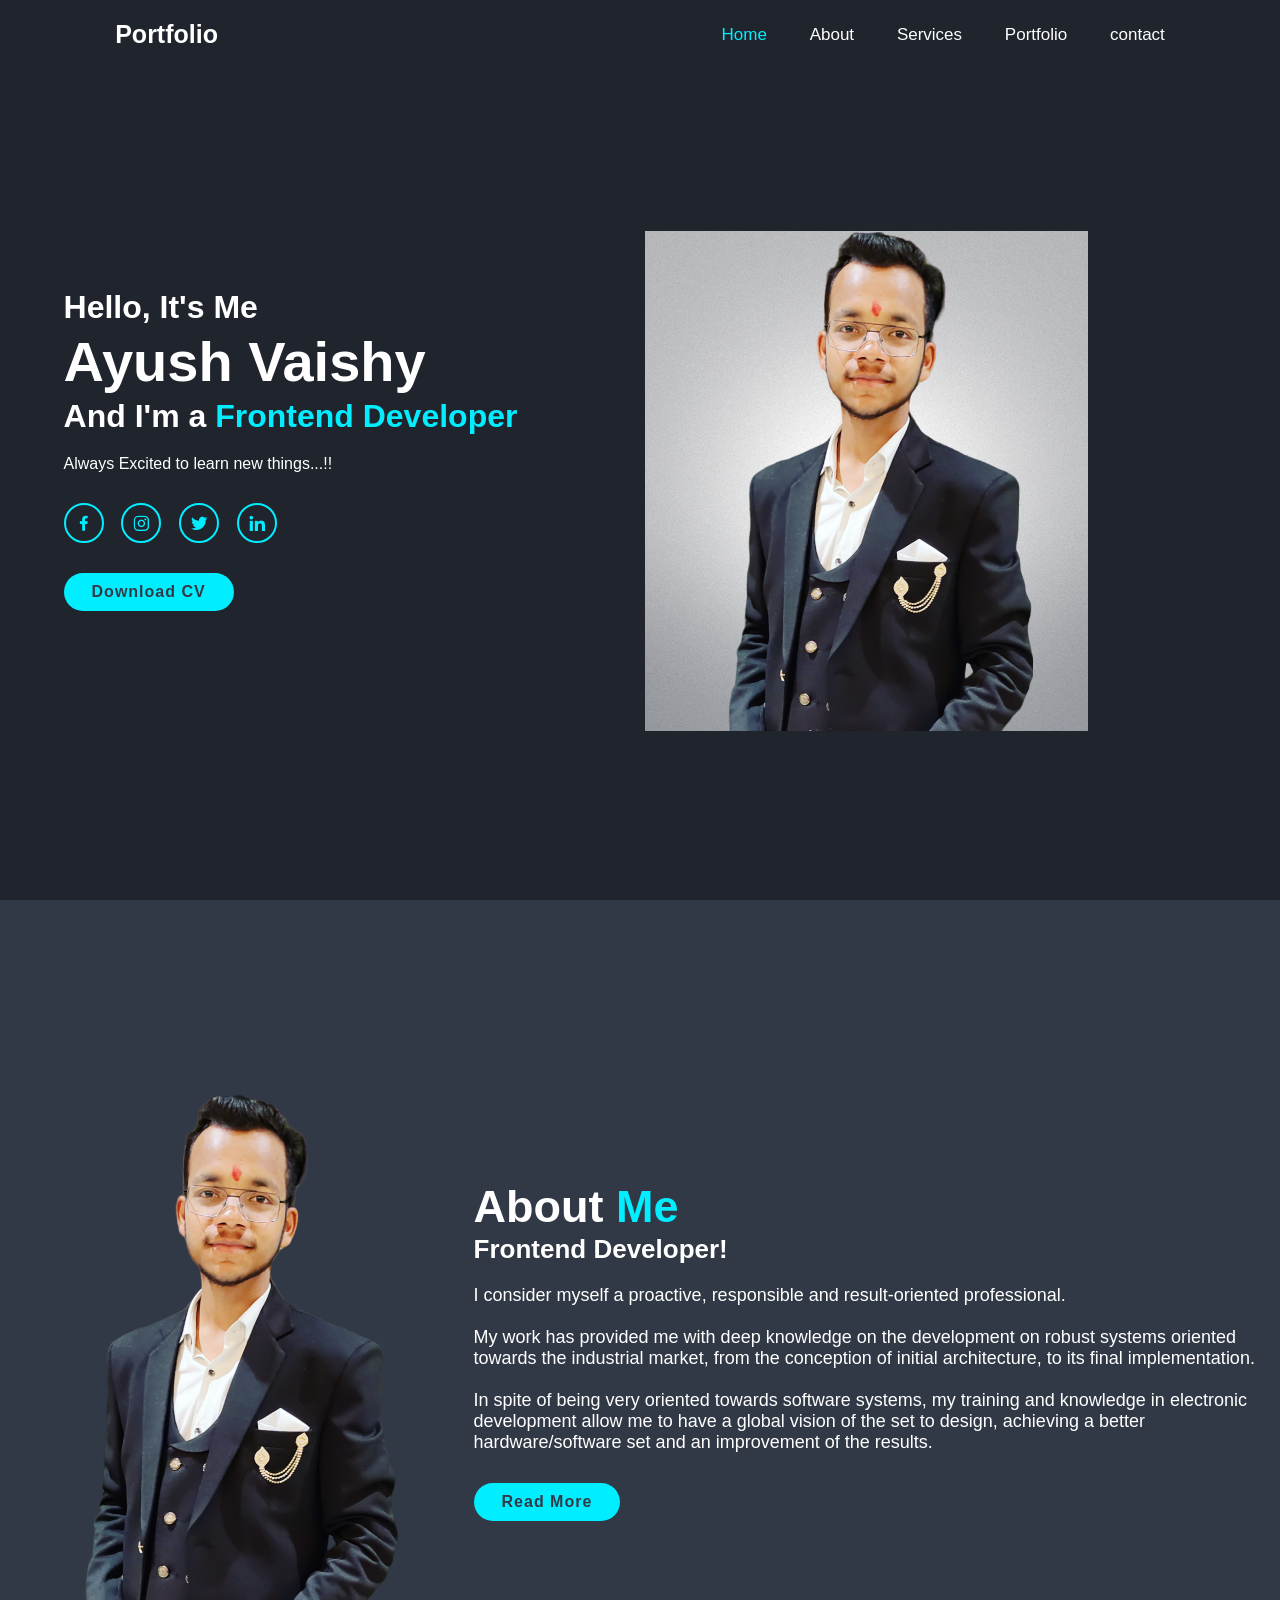
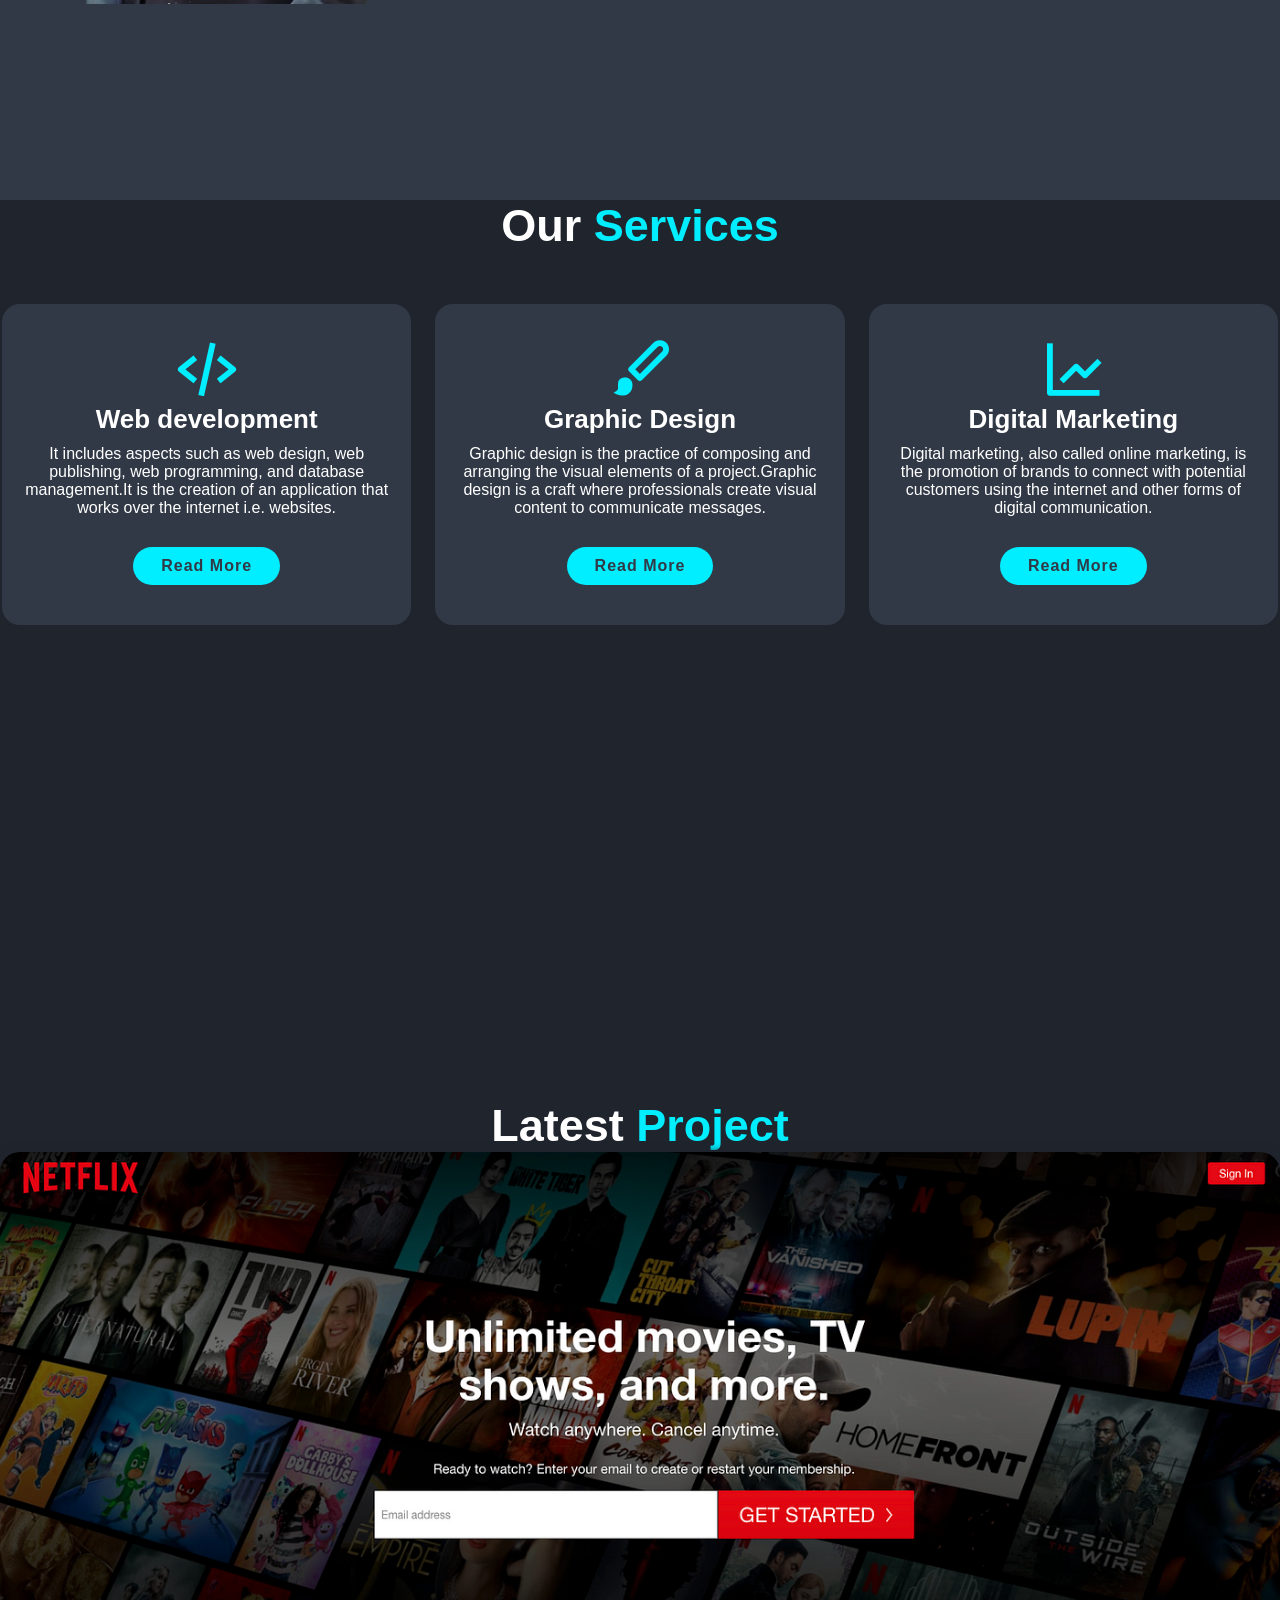
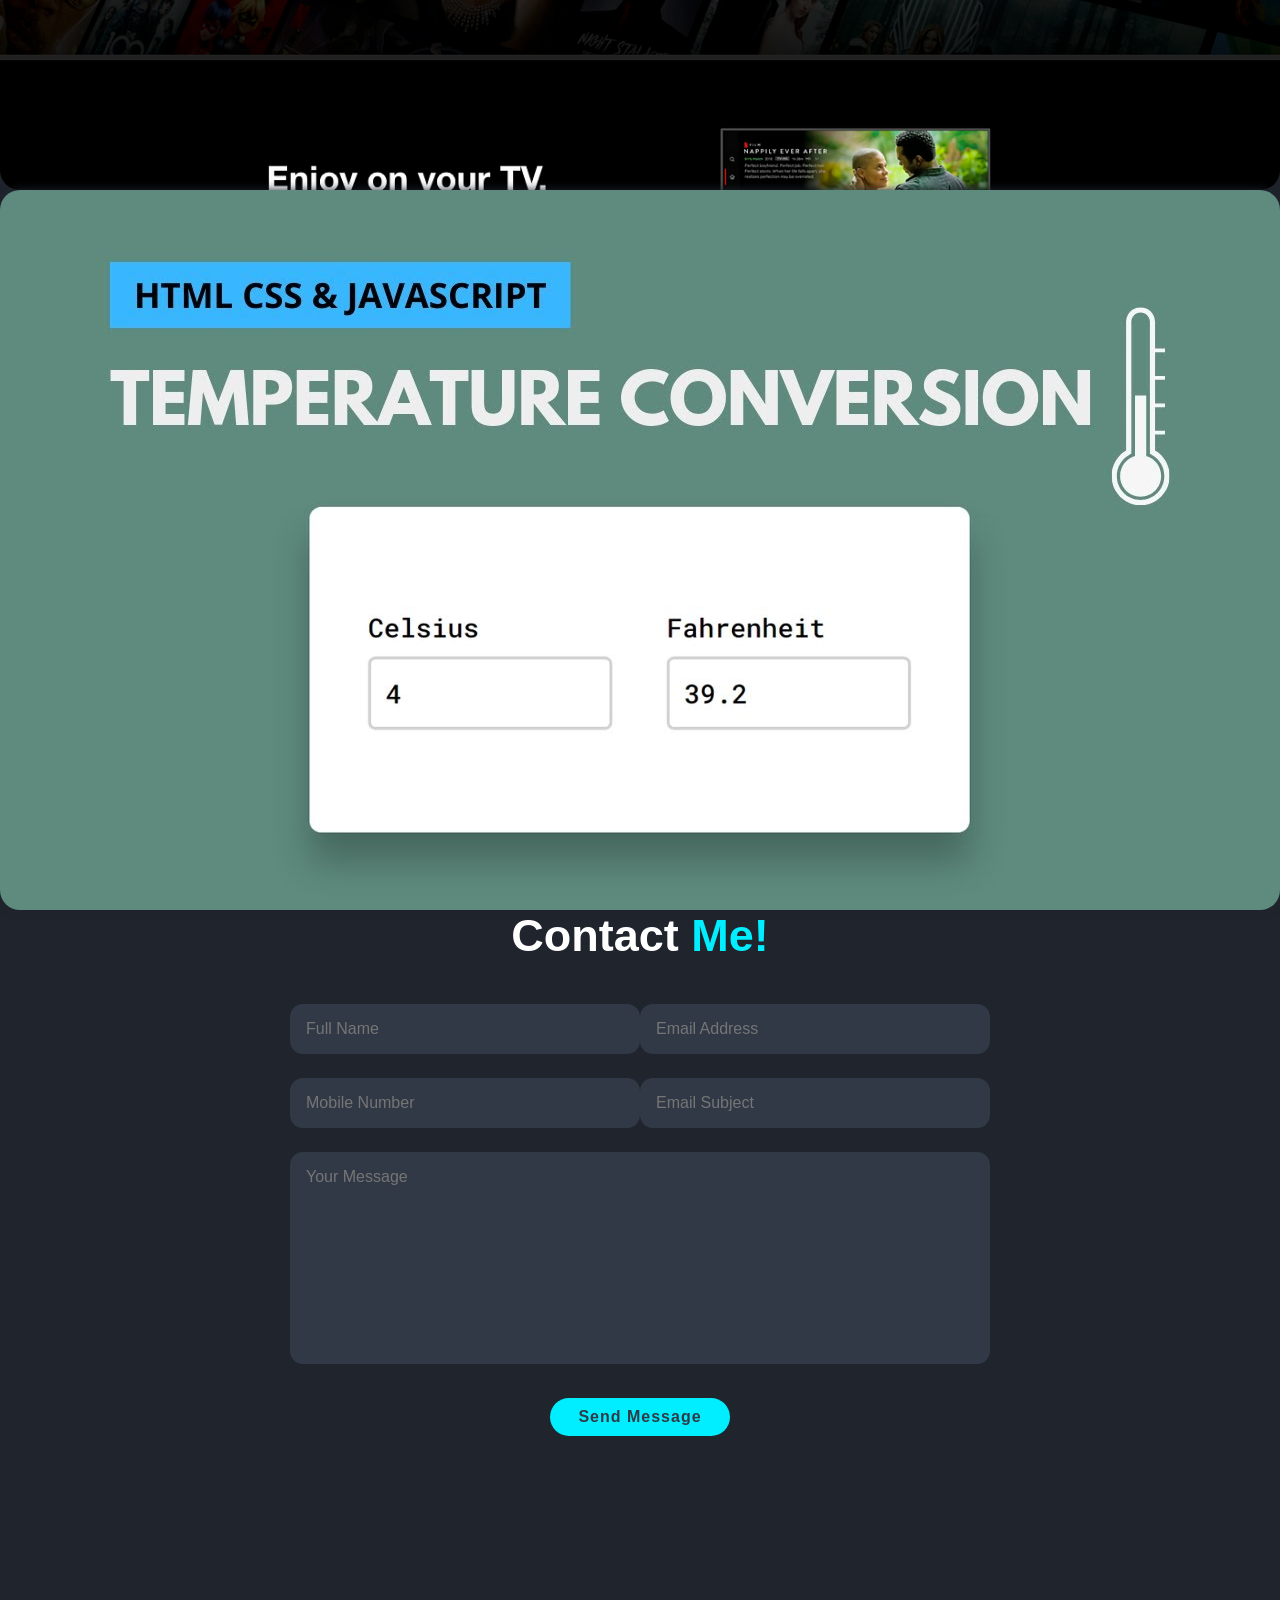
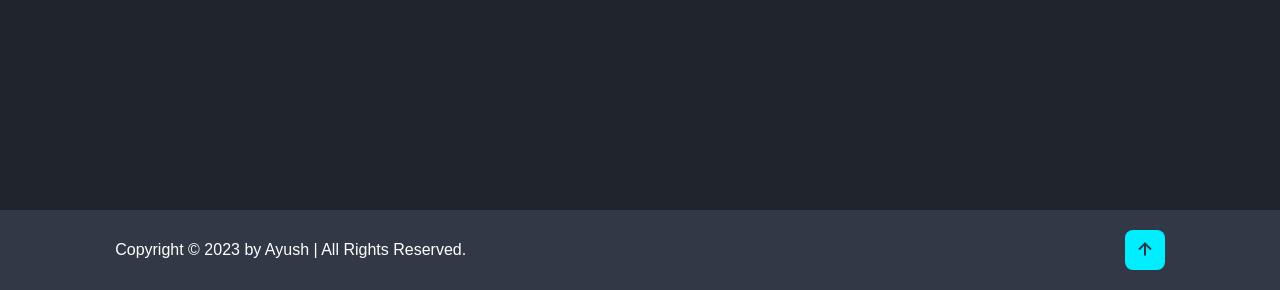
<file: Personal Portfolio/index.html>
<!DOCTYPE html>
<html lang="en">
<head>
    <meta charset="UTF-8">
    <meta name="viewport" content="width=device-width, initial-scale=1.0">
    <title>Developer Portfolio</title>
    <link href='https://unpkg.com/boxicons@2.1.4/css/boxicons.min.css' rel='stylesheet'>
    <link rel="stylesheet" href="style.css">
</head>
<body>
    <header class="header">
        <a href="#" class="logo">Portfolio</a>
        <i class='bx bx-menu' id="menu-icon"></i>

        <nav class="navbar">
            <a href="#home" class="active">Home</a>
            <a href="#about">About</a>
            <a href="#services">Services</a>
            <a href="#Portfolio">Portfolio</a>
            <a href="#contact">contact</a>
        </nav>
    </header>

 <!-- home section design -->

    <section class="home" id="home">
        <div class="home-content">
            <h3>Hello, It's Me</h3>
            <h1>Ayush Vaishy</h1>
            <h3>And I'm a <span>Frontend Developer</span></h3>
            <p>Always Excited to learn new things...!!</p>
            <div class="social-media">
                <a href="#"><i class='bx bxl-facebook' ></i></a>
                <a href="#"><i class='bx bxl-instagram' ></i></a>
                <a href="#"><i class='bx bxl-twitter' ></i></a>
                <a href="#"><i class='bx bxl-linkedin' ></i></a>
            </div>
            <a href="" class="btn">Download CV</a>
        </div>
        <div class="home-img">
            <img src="img.png">
        </div>

    </section>

    <!-- about section design -->
   
    <section class="about" id="about">
        <div class="about-img">
            <img src="image.png" alt="">
        </div>
        <div class="about-content">
            <h2 class="heading">About <span>Me</span></h2>
            <h3>Frontend Developer!</h3>
            <p>I consider myself a proactive, responsible and result-oriented professional. <br>
                <br>
                My work has provided me with deep knowledge on the development on robust systems oriented towards the industrial market, from the conception of initial architecture, to its final implementation. <br>
                <br>
                In spite of being very oriented towards software systems, my training and knowledge in electronic development allow me to have a global vision of the set to design, achieving a better hardware/software set and an improvement of the results.</p>
                <a href="#" class="btn">Read More</a>
        </div>
    </section>

    <!-- services section design  -->

    <section class="services" id="services">
        <h2 class="heading">Our <span>Services</span></h2>

        <div class="services-container">
            <div class="services-box">
            <i class='bx bx-code-alt'></i>
            <h3>Web development</h3>
            <p>It includes aspects such as web design, web publishing, web programming, and database management.It is the creation of an application that works over the internet i.e. websites. </p>
            <a href="#" class="btn">Read More</a>
        </div>

        <div class="services-box">
          <i class='bx bxs-paint'></i>
            <h3>Graphic Design</h3>
            <p>Graphic design is the practice of composing and arranging the visual elements of a project.Graphic design is a craft where professionals create visual content to communicate messages.</p>
            <a href="#" class="btn">Read More</a>
        </div>

        <div class="services-box">
            <i class='bx bx-line-chart'></i>
            <h3>Digital Marketing</h3>
            <p>Digital marketing, also called online marketing, is the promotion of brands to connect with    potential customers using the internet and other forms of digital communication.</p>
            <a href="#" class="btn">Read More</a>
        </div>
    </section>

    <!-- portfolio section design  -->

    <section class="Portfolio" id="Portfolio">
        <h2 class="heading">Latest <span>Project</span></h2>

        <div class="portfolio-container">
            <div class="portfolio-box">
                <img src="net.png" alt="">
                <div class="portfolio-layer">
                    <h4>Web Design</h4>
                    <p>I made this project which is netflix homepage clone for my task of the internship.</p>
                    <a href="Netflix clone/index.html" target="_blank"><i class='bx bx-link-external'></i></a>
                </div>
            </div>
        </div>

        <div class="portfolio-container">
            <div class="portfolio-box">
                <img src="tem.jpg" alt="">
                <div class="portfolio-layer">
                    <h4>Temperature Converter</h4>
                    <p>I made this project which is Temperature Converter for my task of the internship.</p>
                    <a href="Temperature Converter/Index.html" target="_blank"><i class='bx bx-link-external'></i></a>
                </div>
            </div>
        </div>
    </section>

    <!-- contact section design  -->

    <section class="contact" id="contact">
        <h2 class="heading">Contact <span>Me!</span></h2>

        <form action="#">
            <div class="input-box">
                <input type="text" placeholder="Full Name">
                <input type="email" placeholder="Email Address">
            </div>
            <div class="input-box">
                <input type="number" placeholder="Mobile Number">
                <input type="text" placeholder="Email Subject">
            </div>
            <textarea name="" id="" cols="30" rows="10" placeholder="Your Message"></textarea>
            <input type="submit" value="Send Message" class="btn">
        </form>
    </section>
    
    <!-- footer section design  -->

    <footer class="footer">
        <div class="footer-text">
            <p>Copyright &copy; 2023 by Ayush | All Rights Reserved.</p>
        </div>

        <div class="footer-iconTop">
            <a href="#home"><i class='bx bx-up-arrow-alt'></i></a>
        </div>
    </footer>
</body>
</html>
</file>
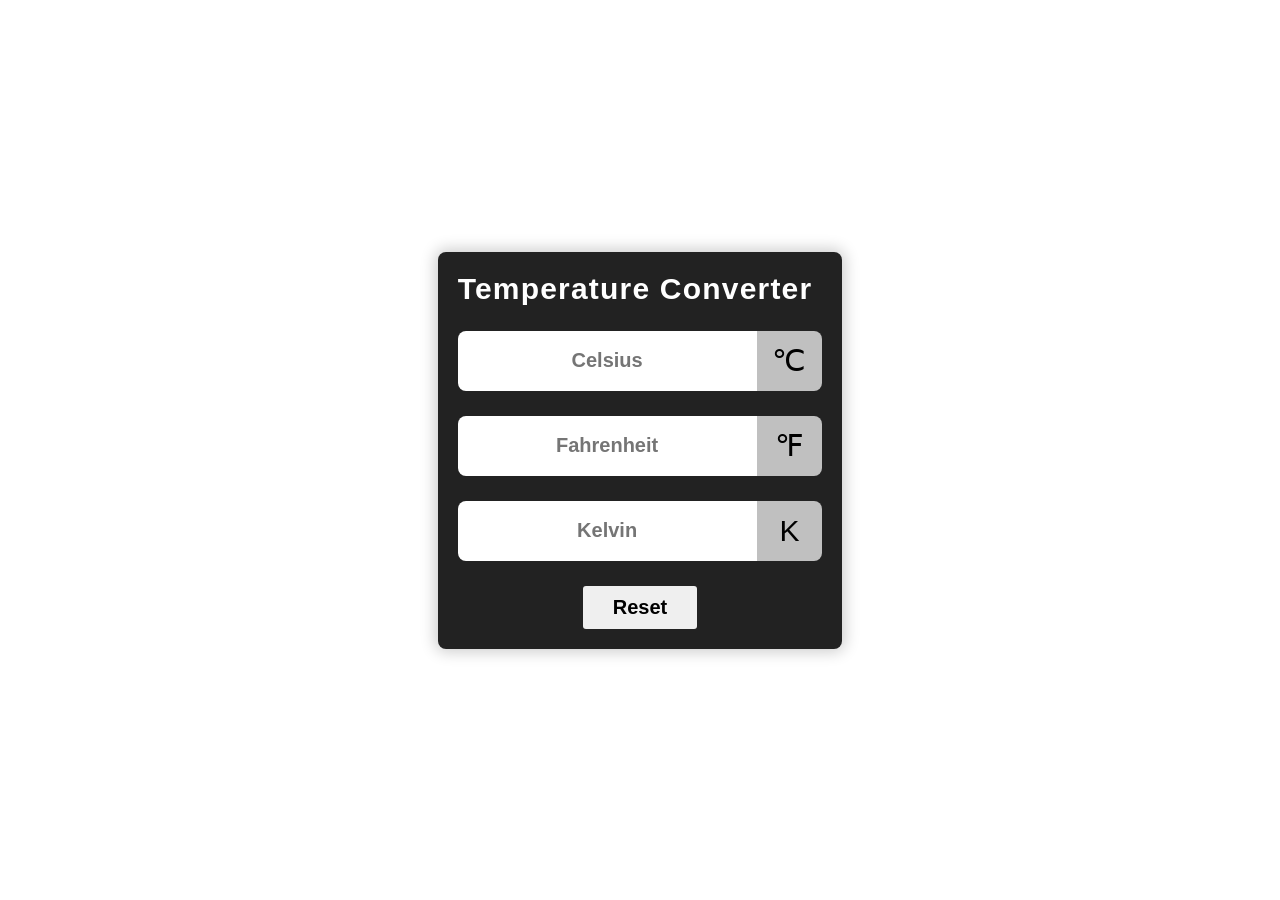
<file: Temperature Converter/Index.html>
<!DOCTYPE html>
<html lang="en">
<head>
    <meta charset="UTF-8">
    <meta name="viewport" content="width=device-width, initial-scale=1.0">
    <title>Temperature Converter</title>
    <link rel="stylesheet" href="styl.css">
</head>
<body>
    <div class="container">
        <div class="title">
            <h1>Temperature Converter</h1>
            <span class="Temperature-icon"><i class="fa-solid fa-temperature-three-quarters"></i></span>
        </div>
        <div id="celsius">
            <input type="number" name="" placeholder="Celsius">
            <span class="icon">&#8451</span>
        </div>      
        <div id="fahrenheit">
            <input type="number" name="" placeholder="Fahrenheit">
            <span class="icon">&#8457</span>
        </div>
        <div id="kelvin">
            <input type="number" name="" placeholder="Kelvin">
            <span class="icon">&#8490</span>
        </div>
        <div class="button">
            <button>Reset</button>
        </div>
    </div>
    <script src="script.js"></script>
</body>
</html>
</file>
<file: Personal Portfolio/style.css>
*{
    margin: 0;
    padding: 0;
    box-sizing: border-box;
    text-decoration: none;
    border: none;
    outline: none;
    scroll-behavior: smooth;
    font-family: sans-serif;
}

:root{
    --bg-color: #1f242d;
    --second-bg-color: #323946;
    --text-color: #fff;
    --main-color: #0ef;
}

html{
    font-size: 62.5%;
   overflow-x: hidden;
}

body{
    background: var(--bg-color);
    color: var(--text-color);
}

section{
    min-height: 100vh;
    padding: 10rem 9% 2 rem;
}

.header{
    position: fixed;
    top: 0;
    left: 0;
    width: 100%;
    padding: 2rem 9%;
    background: var(--bg-color);
    display: flex;
    justify-content: space-between;
    align-items: center;
    z-index: 100%;
}

.logo{
    font-size: 2.5rem;
    color: var(--text-color);
    font-weight: 600;
    cursor: default;
}

.navbar a{
    font-size: 1.7rem;
    color: var(--text-color);
    margin-left: 4rem;
    transition: .3s;
}

.navbar a:hover,
.navbar a.active{
    color: var(--main-color);
}

#menu-icon{
    font-size: 3.6rem;
    color: var(--text-color);
    display: none;
}

.home{
    display: flex;
    justify-content: center;
    align-items: center;
}

.home-img img{
    margin: 5vw 10vw 0;
    
}

.home-content h3{
    font-size: 3.2rem;
    font-weight: 700;
}

.home-content h3:nth-of-type(2){
    margin-bottom: 2rem;
}

span{
    color: var(--main-color);
}

.home-content h1{
    font-size: 5.6rem;
    font-weight: 700;
    line-height: 1.3;
}

.home-content p{
    font-size: 1.6rem;
}

.social-media a{
    display: inline-flex;
    justify-content: center;
    align-items: center;
    width: 4rem;
    height: 4rem;
    background: transparent;
    border: .2rem solid var(--main-color);
    border-radius: 50%;
    font-size: 2rem;
    color: var(--main-color);
    margin: 3rem 1.5rem 3rem 0;
    transition: .5s ease;
}

.social-media a:hover{
    background: var(--main-color);
    color: var(--second-bg-color);
    box-shadow: 0 0 1rem var(--main-color);
}

.btn{
    display: inline-block;
    padding: 1rem 2.8rem;
    background: var(--main-color);
    border-radius: 4rem;
    box-shadow: none;
    font-size: 1.6rem;
    color: var(--second-bg-color);
    letter-spacing: .1rem;
    font-weight: 600;
    transition: .5s ease;
}

.btn:hover{
    box-shadow: 0 0 1rem var(--main-color);
}

.about{
    display: flex;
    justify-content: center;
    align-items: center;
    gap: 2rem;
    background: var(--second-bg-color);
}

.about-img img{
    width: 12cm;
}

.heading{
    text-align: center;
    font-size: 4.5rem;
}

.about-content h2{
    text-align: left;
    line-height: 1.2;
}

.about-content h3{
    font-size: 2.6rem;
}

.about-content p{
    font-size: 1.8rem;
    margin: 2rem 0 3rem;
    letter-spacing: normal;
    line-gap-override: 2mm;
}

.services h2{
    margin-bottom: 5rem;
}

.services-container{
    display: flex;
    justify-content: center;
    align-items: center;
    flex-wrap: wrap;
    gap: 2rem;
}

.services-container .services-box{
    flex: 1 1 30rem;
    background: var(--second-bg-color);
    padding: 3rem 2rem 4rem;
    border-radius: 2rem;
    text-align: center;
    border: .2rem solid var(--bg-color);
    transition: .5s ease;
}

.services-container .services-box:hover{
    border-color: var(--main-color);
    transform: scale(1.02);
}

.services-box i{
    font-size: 7rem;
    color: var(--main-color);
}

.services-box h3{
    font-size: 2.6rem;
}

.services-box p{
    font-size: 1.6rem;
    margin: 1rem 0 3rem;
}

.portfolio{
    background: var(--second-bg-color);
}

.portfolio h2{
    margin-bottom: 4rem;
}

.portfolio-container{
    display: grid;
    
    align-items: center;
    gap: 2.5rem;
}

.portfolio-container .portfolio-box{
    position: relative;
    border-radius: 2rem;
    box-shadow: 0 0 1rem var(--bg-color);
    overflow: hidden;
    display: flex;
}

.portfolio-box img{
    width: 100%;
    transition: .5s ease;
}

.portfolio-box:hover img{
    transform: scale(1.1);
}
.portfolio-box .portfolio-layer{
    position: absolute;
    bottom: 0;
    left: 0;
    width: 100%;
    height: 100%;
    background: linear-gradient(rgba(0,0,0,.1),black);
    display: flex;
    justify-content: center;
    align-items: center;
    flex-direction: column;
    padding: 0 4rem;
    transform: translateY(100%);
    transition: .5s ease;
}

.portfolio-box:hover .portfolio-layer{
    transform: translateY(0);

}

.portfolio-layer h4{
    font-size: 10rem;
}

.portfolio-layer p{
    font-size: 3rem;
    margin: .3rem 0 1rem;
}

.portfolio-layer a{
    display: inline-flex;
    justify-content: center;
    align-items: center;
    width: 5rem;
    height: 5rem;
    background: var(--text-color);
    border-radius: 50%;
}

.portfolio-layer a i{
    font-size: 2rem;
    color: var(--second-bg-color);
}

.contact h2{
    margin-bottom: 3rem;
}

.contact form{
    max-width: 70rem;
    margin: 1rem auto;
    text-align: center;
    margin-bottom: 3rem;
}

.contact form .input-box{
    display: flex;
    justify-content: space-between;
    flex-wrap: wrap;
}

.contact form .input-box input,
.contact form textarea{
    width: 100%;
    padding: 1.6rem;
    font-size: 1.6rem;
    color: var(--text-color);
    background: var(--second-bg-color);
    border-radius: 1.3rem;
    margin: 1.2rem 0 ;
}

.contact form .input-box input{
    width: 50%;
}

.contact form textarea{
    resize: none;
}

.contact form .btn{
    margin-top: 2rem;
    cursor: pointer;
}

.footer{
    display: flex;
    justify-content: space-between;
    align-items: center;
    flex-wrap: wrap;
    padding: 2rem 9%;
    background: var(--second-bg-color);
}

.footer-text p{
    font-size: 1.6rem;
}

.footer-iconTop a{
    display: inline-flex;
    justify-content: center;
    align-items: center;
    padding: .8rem;
    background: var(--main-color);
    border-radius: .8rem;
    transition: .5s ease;
}

.footer-iconTop a:hover{
    box-shadow: 0 0 1rem var(--main-color);
}

.footer-iconTop a i{
    font-size: 2.4rem;
    color: var(--second-bg-color);
}
</file>
<file: Temperature Converter/styl.css>
*{
    margin: 0;
    padding: 0;
    box-sizing: border-box;
}

body{
    display: flex;
    justify-content: center;
    align-items: center;
    min-height: 100vh;
}

.container{
    max-width: 450px;
    background: #222;
    border-radius: 8px;
    box-shadow: 0px 0px 15px 3px rgba(0,0,0,0.2);
    font-family: 'Gill Sans', 'Gill Sans MT', Calibri, 'Trebuchet MS', sans-serif;
    padding: 20px;
}

.title{
    display: flex;
    justify-content: center;
    align-items: center;
    flex-wrap: wrap-reverse;
    gap: 10px;
}

.Temperature-icon{
    font-size: 45px;
    color: #222;
}

h1{
    color: #fff;
    letter-spacing: 1.2px;
    font-size: 30px;
}

#celsius, #fahrenheit, #kelvin{
    display: flex;
    justify-content: center;
    align-items: center;
    margin-top: 25px;
}

input{
    flex: 5;
    height: 60px;
    font-size: 20px;
    font-weight: 600;
    text-align: center;
    border: none;
    outline: none;
    border-radius: 8px 0 0 8px;
    padding: 0 10px;
}


/* for chrome, safari, Edge, Opera */
input::-webkit-outer-spin-button,
input::-webkit-inner-spin-button{
    -webkit-appearance: none;
}

/* for Mozila firefox */
input{
    --moz-appearance: textfield;
}


.icon{
    flex: 1;
    height: 60px;
    line-height: 60px;
    padding: 0 5px;
    text-align: center;
    font-size: 30px;
    background: #c0c0c0;
    color: #000000;
    border-radius: 0 8px 8px 0;
}


.button{
    margin-top: 25px;
    text-align: center;
}


.button button{
    border: none;
    outline: none;
    padding: 10px 30px;
    font-size: 20px;
    font-weight: 600;
    border-radius: 3px;
    cursor: pointer;
    transition: 0.3s;
}

.button button:hover{
    background: #f00;
    color: #fff;
}
</file>
